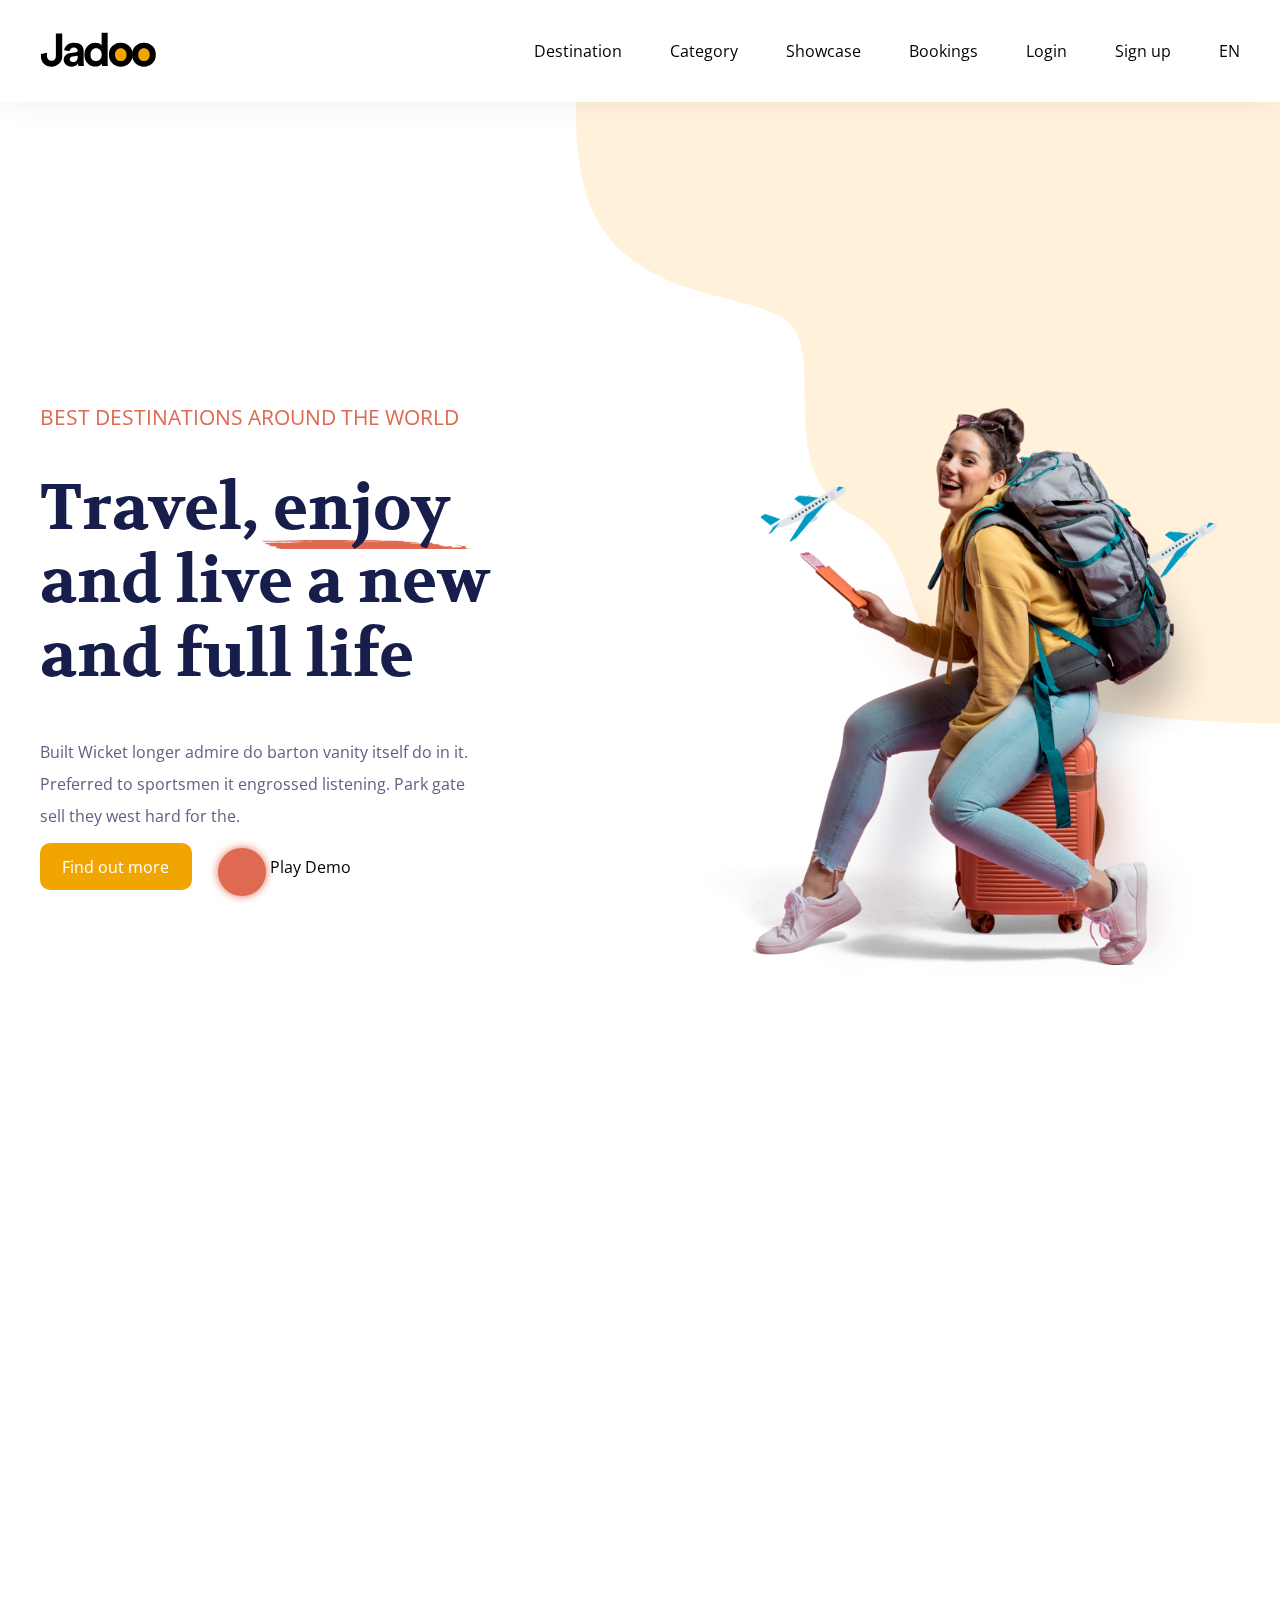
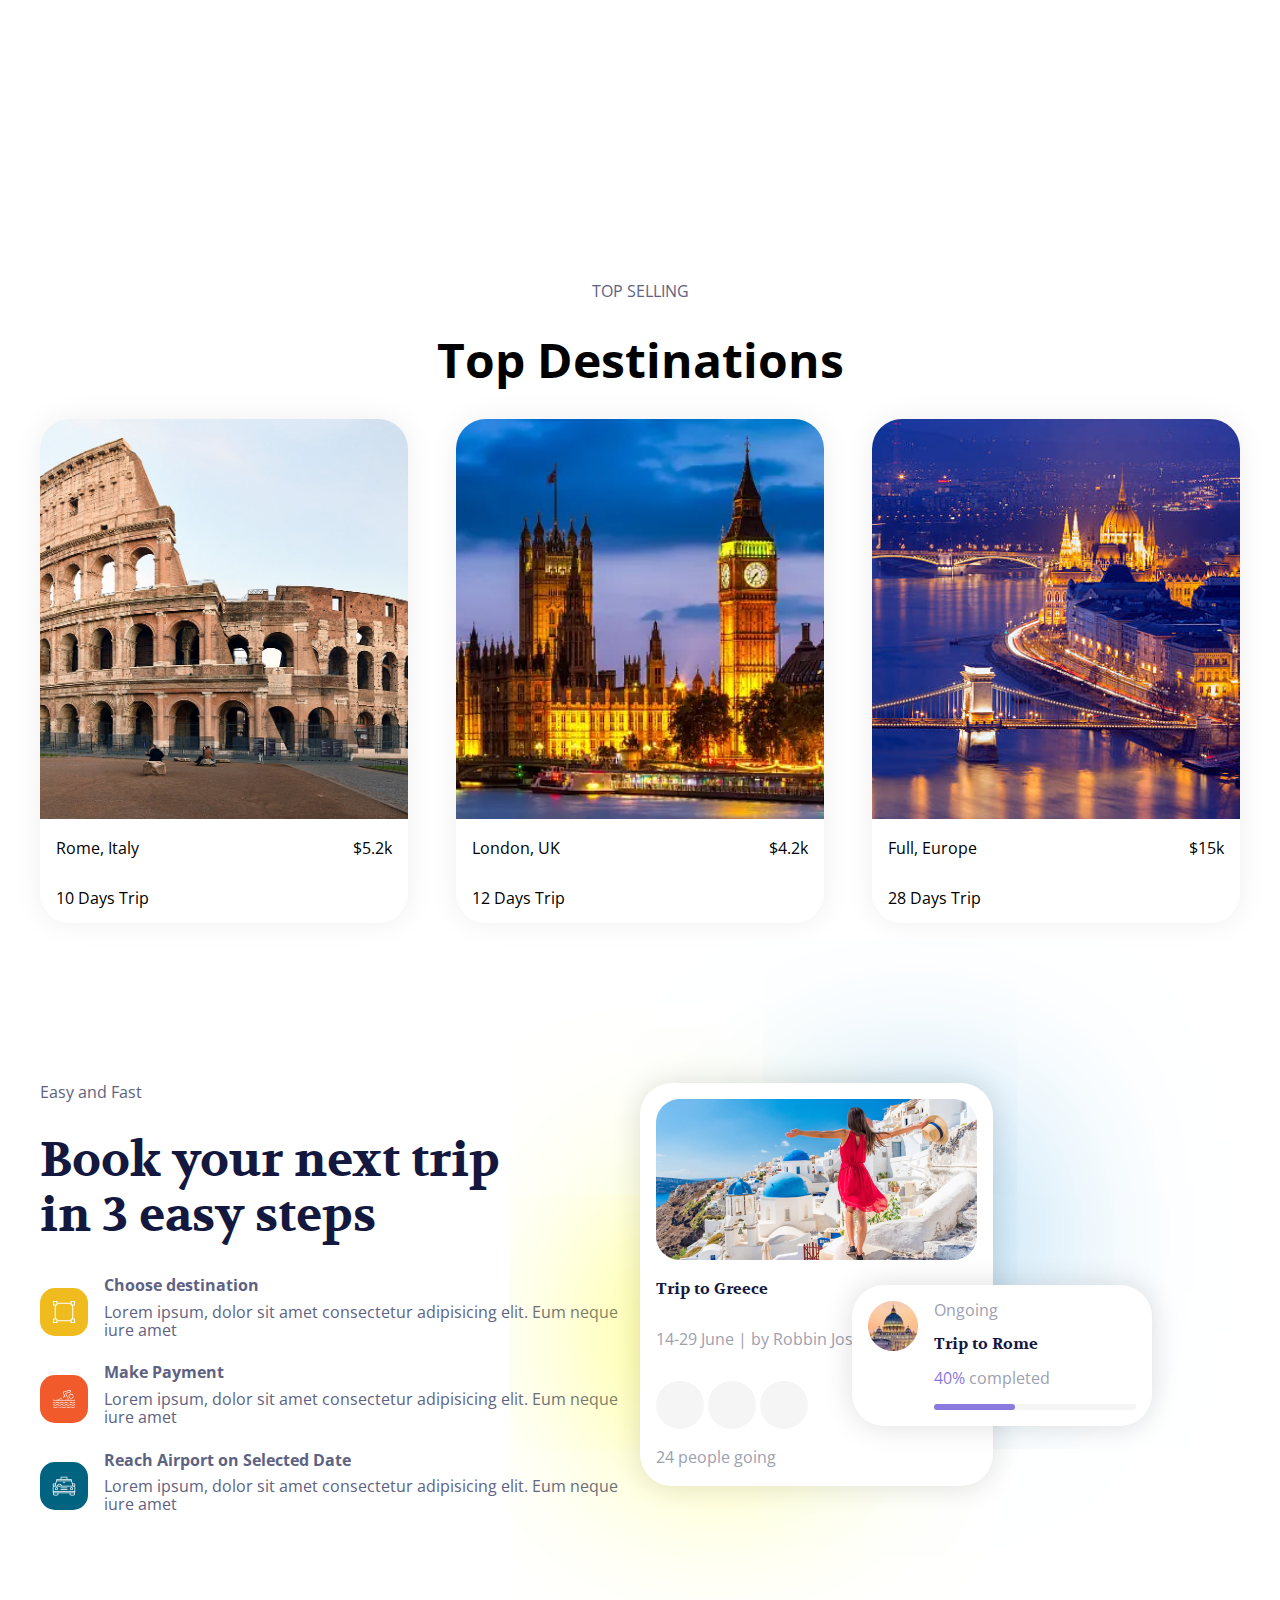
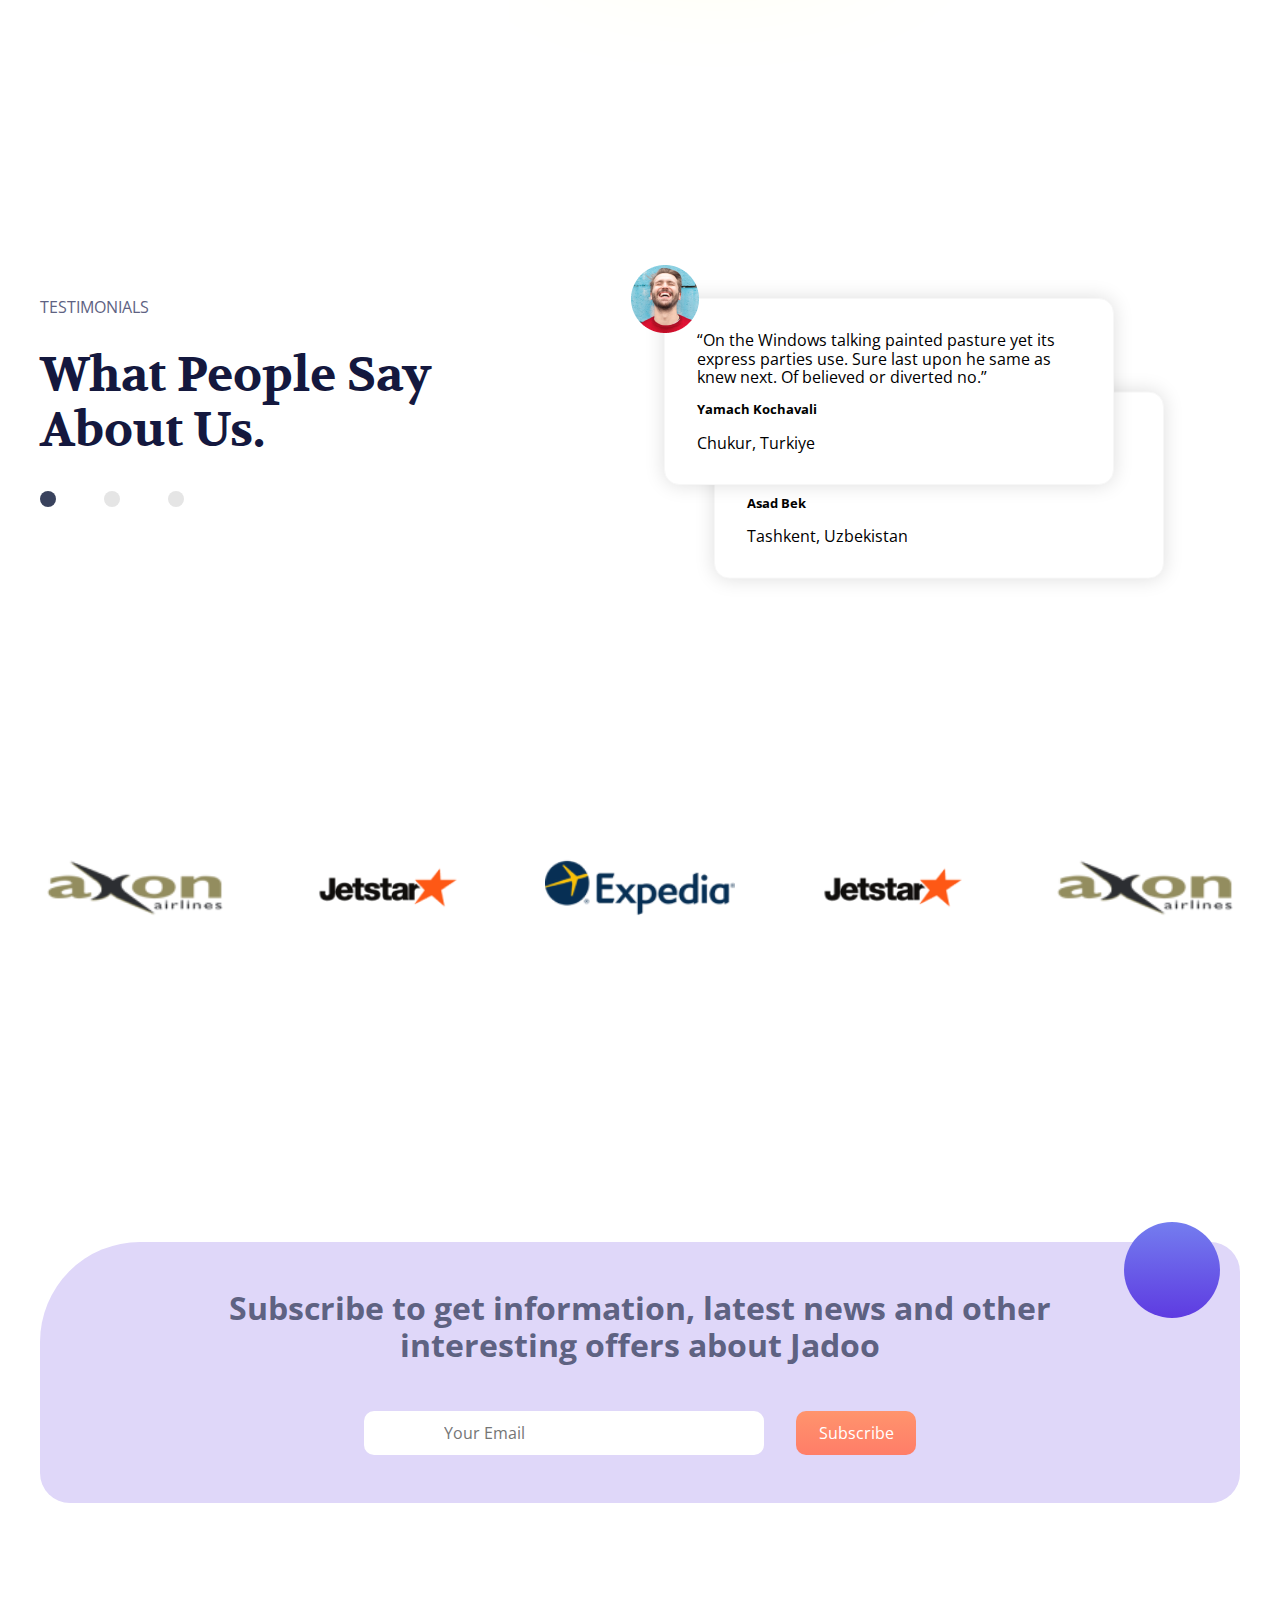
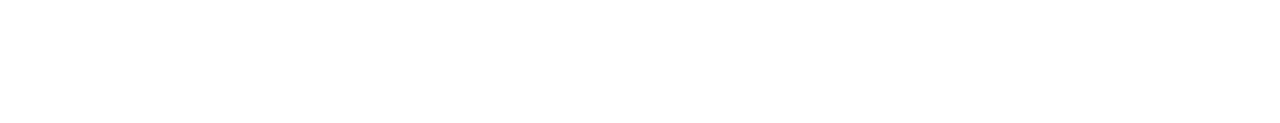
<file: index.html>
<!DOCTYPE html>
<html lang="en">
  <head>
    <meta charset="UTF-8" />
    <meta http-equiv="X-UA-Compatible" content="IE=edge" />
    <meta name="viewport" content="width=device-width, initial-scale=1.0" />
    <link href="https://unpkg.com/aos@2.3.1/dist/aos.css" rel="stylesheet" />
    <link
      rel="stylesheet"
      href="https://cdnjs.cloudflare.com/ajax/libs/font-awesome/6.4.2/css/all.min.css"
      integrity="sha512-z3gLpd7yknf1YoNbCzqRKc4qyor8gaKU1qmn+CShxbuBusANI9QpRohGBreCFkKxLhei6S9CQXFEbbKuqLg0DA=="
      crossorigin="anonymous"
      referrerpolicy="no-referrer"
    />
    <link rel="preconnect" href="https://fonts.googleapis.com" />
    <link rel="preconnect" href="https://fonts.gstatic.com" crossorigin />
    <link
      href="https://fonts.googleapis.com/css2?family=Open+Sans:wght@400;500;600;700;800&family=Roboto:wght@300;400;500;700;900&family=Volkhov:wght@700&display=swap"
      rel="stylesheet"
    />
    <link rel="stylesheet" href="styles/normalize.css" />
    <link rel="stylesheet" href="styles/css/shared.css" />
    <link rel="stylesheet" href="styles/css/main.css" />
    <title>Jadoo</title>
  </head>
  <body>
    <img src="icons/Showcase-decore.svg" alt="Decore" class="main-decore" />
    <input type="checkbox" id="main-sidebar-checkbox" hidden />
    <aside class="sidebar">
      <label for="main-sidebar-checkbox">
        <i class="fa-solid fa-times"></i>
      </label>
      <ul class="flex flex-column gap-3">
        <li class="main-navbar-item">
          <a href="#destinations">Destination</a>
        </li>
        <li class="main-navbar-item"><a href="#category">Category</a></li>
        <li class="main-navbar-item"><a href="#showcase">Showcase</a></li>
        <li class="main-navbar-item"><a href="#">Bookings</a></li>
        <li class="main-navbar-item"><a href="#">Login</a></li>
        <li class="main-navbar-item"><a href="#">Sign up</a></li>
        <li class="main-navbar-item">
          <a href="#"> EN <i class="fa-solid fa-chevron-down"></i> </a>
        </li>
      </ul>
    </aside>

    <header
      data-aos-duration="500"
      data-aos="fade-down"
      id="main-header"
      class="py-2"
    >
      <nav class="container flex justify-between align-center">
        <a href="#" class="header-logo">
          <img src="icons/Logo.svg" alt="Jadoo logo" />
        </a>
        <ul class="flex gap-3 main-navbar-items">
          <li class="main-navbar-item">
            <a href="#destinations">Destination</a>
          </li>
          <li class="main-navbar-item"><a href="#category">Category</a></li>
          <li class="main-navbar-item"><a href="#showcase">Showcase</a></li>
          <li class="main-navbar-item"><a href="#">Bookings</a></li>
          <li class="main-navbar-item"><a href="#">Login</a></li>
          <li class="main-navbar-item"><a href="#">Sign up</a></li>
          <li class="main-navbar-item">
            <a href="#"> EN <i class="fa-solid fa-chevron-down"></i> </a>
          </li>
        </ul>
        <div class="sidebar-slider">
          <label for="main-sidebar-checkbox">
            <i class="fa-solid fa-bars"></i>
          </label>
        </div>
      </nav>
    </header>

    <section id="showcase">
      <div class="container flex">
        <div data-aos-delay="500" data-aos="fade-right" class="flex-1">
          <p class="pre-title uppercase">Best Destinations around the world</p>
          <h1 class="text-xl showcase-title">
            Travel,
            <span class="enjoy">
              enjoy
              <img class="enjoy-decore" src="images/enjoy-decore.png" alt="" />
            </span>
            <br />
            and live a new <br />
            and full life
          </h1>
          <p class="text text-sm">
            Built Wicket longer admire do barton vanity itself do in it.
            <br />
            Preferred to sportsmen it engrossed listening. Park gate <br />
            sell they west hard for the.
          </p>
          <div class="buttons">
            <a href="#" class="button button-1">Find out more</a>
            <a href="#" class="button button-2">
              <span class="circle"> <i class="fa-solid fa-play"></i></span> Play
              Demo
            </a>
          </div>
        </div>
        <div data-aos-delay="500" data-aos="fade-left" class="flex-1">
          <img src="images/happy-girl-traveling.png" alt="Lets go traveling" />
        </div>
      </div>
    </section>

    <section id="category" class="text-center">
      <div class="container">
        <p
          data-aos="zoom-in"
          data-aos-offset="200"
          data-aos-delay="300"
          class="sub-title uppercase"
        >
          category
        </p>
        <h2 data-aos="zoom-in" class="my-2 text-lg">We Offer Best Services</h2>
        <div class="flex gap-3">
          <div class="flex-1" data-aos="fade-up" data-aos-offset="300">
            <article class="service-card py-3">
              <img src="icons/antenna.svg" alt="service-1" />
              <h4 class="my-2">Calculated Weather</h4>
              <p>
                Built Wicket longer <br>admire do barton <br>vanity itself do in it.
              </p>
            </article>
          </div>
          <div
            class="flex-1"
            data-aos="fade-up"
            data-aos-offset="300"
            data-aos-delay="100"
          >
            <article class="service-card py-3">
              <img class="phone" src="icons/phone.webp" alt="Samalyot" />
              <h4 class="my-2">Best Phone 15 pro Max</h4>
              <p>
                Look at the world <br> differently with iPhone
              </p>
            </article>
          </div>
          <div
            class="flex-1"
            data-aos="fade-up"
            data-aos-offset="300"
            data-aos-delay="200"
          >
            <article class="service-card py-3">
              <img src="icons/mikrafon.svg" alt="service-1" />
              <h4 class="my-2">Local Events</h4>
              <p>
                Barton vanity itself do <br>in it. Preferd to men it <br>engrossed listening.
              </p>
            </article>
          </div>
          <div
            class="flex-1"
            data-aos="fade-up"
            data-aos-offset="300"
            data-aos-delay="300"
          >
            <article class="service-card py-3">
              <img src="icons/stenningss.svg" alt="service-1" />
              <h4 class="my-2">Customization</h4>
              <p>
                We deliver outsourced <br> aviation services for <br> military customers
              </p>
            </article>
          </div>
        </div>
      </div>
    </section>

    <section id="destinations" class="text-center">
      <div class="container">
        <p class="sub-title uppercase">top Selling</p>
        <h2 class="my-2 text-lg">Top Destinations</h2>
        <div class="flex gap-3">
          <article class="flex-1 destination-card">
            <img src="images/Colosseo.jpeg" alt="Colosseo" />
            <div>
              <p class="flex justify-between">
                <span class="city">Rome, Italy</span>
                <span class="price">$5.2k</span>
              </p>
              <p><i class="fa-solid fa-location-arrow"></i> 10 Days Trip</p>
            </div>
          </article>
          <article class="flex-1 destination-card">
            <img src="images/london-uk" alt="Colosseo" />
            <div>
              <p class="flex justify-between">
                <span class="city">London, UK</span>
                <span class="price">$4.2k</span>
              </p>
              <p><i class="fa-solid fa-location-arrow"></i> 12 Days Trip</p>
            </div>
          </article>
          <article class="flex-1 destination-card">
            <img src="images/full-europe.jpg" alt="Full-Europe" />
            <div>
              <p class="flex justify-between">
                <span class="city">Full, Europe</span>
                <span class="price">$15k</span>
              </p>
              <p><i class="fa-solid fa-location-arrow"></i> 28 Days Trip</p>
            </div>
          </article>
        </div>
      </div>
    </section>

    <section id="booking">
      <div class="container flex">
        <div class="flex-1">
          <p class="sub-title">Easy and Fast</p>
          <h2 class="title text-lg my-2">
            Book your next trip <br />
            in 3 easy steps
          </h2>
          <ul class="booking-steps flex flex-column gap-1">
            <li class="booking-step flex align-center gap-1">
              <span class="step-icon">
                <img src="icons/booking-step-1.svg" alt="choose destination" />
              </span>
              <div>
                <h5 class="text-sm">Choose destination</h5>
                <p>
                  Lorem ipsum, dolor sit amet consectetur adipisicing elit. Eum
                  neque iure amet
                </p>
              </div>
            </li>
            <li class="booking-step flex align-center gap-1">
              <span class="step-icon">
                <img src="icons/booking-step-2.svg" alt="choose destination" />
              </span>
              <div>
                <h5 class="text-sm">Make Payment</h5>
                <p>
                  Lorem ipsum, dolor sit amet consectetur adipisicing elit. Eum
                  neque iure amet
                </p>
              </div>
            </li>
            <li class="booking-step flex align-center gap-1">
              <span class="step-icon">
                <img src="icons/booking-step-3.svg" alt="choose destination" />
              </span>
              <div>
                <h5 class="text-sm">Reach Airport on Selected Date</h5>
                <p>
                  Lorem ipsum, dolor sit amet consectetur adipisicing elit. Eum
                  neque iure amet
                </p>
              </div>
            </li>
          </ul>
        </div>
        <div class="flex-1">
          <article class="greece-card p-1">
            <img src="images/Greece.jpg" alt="Greece" />
            <h5 class="text-sm title my-1">Trip to Greece</h5>
            <p class="my-2">14-29 June | by Robbin Joseph</p>
            <div class="my-1">
              <span class="greece-icon">
                <i class="fa-solid fa-leaf"></i>
              </span>
              <span class="greece-icon">
                <i class="fa-regular fa-map"></i>
              </span>
              <span class="greece-icon">
                <i class="fa-solid fa-location-arrow"></i>
              </span>
            </div>
            <div class="flex justify-between align-center">
              <p>
                <i class="fa-solid fa-building"></i>
                24 people going
              </p>
              <button>
                <i class="fa-regular fa-heart"></i>
              </button>
            </div>
            <div class="ongoing-card p-1 flex gap-1 align-start">
              <img src="images/ongoing-greece.png" alt="going" />
              <div class="flex-1 flex flex-column gap-1">
                <p>Ongoing</p>
                <h5 class="text-sm title">Trip to Rome</h5>
                <p><span class="purple-text">40%</span> completed</p>
                <div class="progress">
                  <div class="progress-bar"></div>
                </div>
              </div>
            </div>
          </article>
        </div>
      </div>
    </section>

    <section id="testimonials">
      <div class="container flex gap-3">
        <div class="flex-1">
          <p class="sub-title uppercase">testimonials</p>
          <h2 class="title capitalize text-lg my-2">
            What people say <br />
            about Us.
          </h2>
          <div class="dots">
            <div class="dot"></div>
            <div class="dot"></div>
            <div class="dot"></div>
          </div>
        </div>
        <div class="flex-1 testimonial-cards">
          <article class="testimonial-card p-2">
            <img src="images/yamach.png" alt="Yamach Kochavali" />
            <p>
              “On the Windows talking painted pasture yet its express parties
              use. Sure last upon he same as knew next. Of believed or diverted
              no.”
            </p>
            <h5 class="my-1">Yamach Kochavali</h5>
            <p>Chukur, Turkiye</p>
          </article>
          <article class="testimonial-card p-2">
            <img src="images/yamach.png" alt="Yamach Kochavali" />
            <p>
              “On the Windows talking painted pasture yet its express parties
              use. Sure last upon he same as knew next. Of believed or diverted
              no.”
            </p>
            <h5 class="my-1">Asad Bek</h5>
            <p>Tashkent, Uzbekistan</p>
          </article>
        </div>
        <div class="arrows flex flex-column gap-3">
          <i class="fa-solid fa-chevron-up"></i>
          <i class="fa-solid fa-chevron-down"></i>
        </div>
      </div>
    </section>

    <section id="partners">
      <div class="container flex gap-1 justify-between">
        <img src="images/axon.png" alt="axon" />
        <img src="images/jetstar.png" alt="jetstar" />
        <img src="images/expedia.png" alt="expedia" />
        <img src="images/jetstar.png" alt="jetstar" />
        <img src="images/axon.png" alt="axon" />
      </div>
    </section>

    <section id="subscribe">
      <div class="container p-3 flex flex-column gap-3">
        <div class="plane-icon">
          <i class="fa-solid fa-location-arrow fa-4x"></i>
        </div>
        <h2 class="text-md text-center">
          Subscribe to get information, latest news and other <br />
          interesting offers about Jadoo
        </h2>
        <form action="/subscribe" class="flex gap-2 subscribe-form">
          <div class="flex-1">
            <i class="fa-regular fa-envelope"></i>
            <input type="email" placeholder="Your Email" />
          </div>
          <button type="submit">Subscribe</button>
        </form>
      </div>
    </section>
    
    <script src="https://unpkg.com/aos@2.3.1/dist/aos.js"></script>
    <script>
      AOS.init();
    </script>
  </body>
</html>
</file>
<file: styles/css/main.css>
/* others */
.main-decore {
  position: absolute;
  top: 0;
  right: 0;
  z-index: -1;
}

/* others end */
/* header#main-header */
header#main-header {
  width: 100%;
  background: #fff;
  position: fixed;
  top: 0;
  z-index: 9999;
  box-shadow: 0 0 30px rgba(0, 0, 0, 0.0666666667);
}

/* header#main-header end */
/* section#showcase */
section#showcase {
  /* height: 100vh; */
  min-height: 1400px;
  display: flex;
  align-items: center;
}

.pre-title {
  color: #df6951;
  font-size: 1.3rem;
}

.showcase-title {
  font-family: "Volkhov", serif;
  color: #181e4b;
}

.enjoy {
  position: relative;
}

.enjoy-decore {
  max-width: 150%;
  position: absolute;
  bottom: 0;
  left: -10%;
  z-index: -1;
}

section#showcase p.text {
  color: #5e6282;
  line-height: 2;
  margin-bottom: 1em;
}

.button-1 {
  background: #f1a501;
  color: white;
}

.button-2 .circle {
  background: #df6951;
  color: white;
  width: 3rem;
  height: 3rem;
  display: inline-flex;
  align-items: center;
  justify-content: center;
  border-radius: 50%;
  box-shadow: 0 0 0.5em #df6951;
}

/* section#showcase end */
/* section#category */
section#category {
  /* height: 70vh; */
  display: flex;
  align-items: center;
}

.service-card {
  background: white;
  border-radius: 10px;
  position: relative;
  transition: all 0.3s ease-in-out;
}

.phone {
  width: 95px;
  height: 95px;
  border-radius: 10px;
}

.service-card::after {
  content: "";
  width: 100px;
  height: 100px;
  background: #df6951;
  border-radius: 30px 0 30px 0;
  position: absolute;
  z-index: -1;
  bottom: 30px;
  left: 30px;
  transition: all 0.3s ease-in-out;
}

.service-card:hover {
  box-shadow: 0 0 30px rgba(0, 0, 0, 0.1333333333);
}

.service-card:hover::after {
  left: -30px;
  bottom: -30px;
}

/* section#category end */
/* section#destinations */
section#destinations {
  min-height: 700px;
  /* height: 100vh; */
  display: flex;
  align-items: center;
}

.destination-card {
  border-radius: 30px;
  overflow: hidden;
  box-shadow: 0 0 30px rgba(0, 0, 0, 0.0666666667);
  transition: all 0.3s ease-in-out;
}

.destination-card:hover {
  transform: translateY(-5px);
  box-shadow: 0 0 30px #002;
}

.destination-card img {
  height: 400px;
  -o-object-fit: cover;
     object-fit: cover;
}

.destination-card div {
  padding: 1rem;
}

.destination-card p:last-child {
  text-align: left;
  margin-top: 2rem;
}

/* section#destinations end */
/* section#booking */
section#booking {
  /* height: 100vh; */
  min-height: 700px;
  display: flex;
  align-items: center;
}

.sub-title {
  color: #5e6282;
}

.title {
  color: #14183e;
  font-family: "Volkhov", serif;
}

.booking-step h5,
.booking-step p {
  color: #5e6282;
  margin-bottom: 0.5rem;
}

.booking-step .step-icon {
  height: 3rem;
  aspect-ratio: 1;
  display: flex;
  align-items: center;
  justify-content: center;
  border-radius: 15px;
}

.booking-step:nth-child(1) .step-icon {
  background: #f0bb1f;
}

.booking-step:nth-child(2) .step-icon {
  background: #f15a2b;
}

.booking-step:nth-child(3) .step-icon {
  background: #006380;
}

.greece-card {
  display: inline-block;
  border-radius: 2rem;
  color: #9ca0b0;
  box-shadow: 0 0 30px rgba(0, 0, 0, 0.1333333333), 100px -50px 200px -100px #59b1e6, -100px 50px 200px -100px yellow;
  position: relative;
}

.greece-icon {
  background: #f5f5f5;
  width: 3rem;
  height: 3rem;
  display: inline-flex;
  align-items: center;
  justify-content: center;
  border-radius: 50%;
}

.greece-icon i {
  font-size: 1.4rem;
  color: #9ca0b0;
}

.ongoing-card {
  background: white;
  width: 300px;
  position: absolute;
  bottom: 15%;
  left: 60%;
  box-shadow: 0 0 30px rgba(0, 0, 0, 0.1333333333);
  border-radius: 2rem;
}

.purple-text {
  color: #8a79df;
}

.progress {
  width: 100%;
  height: 6px;
  background: #f5f5f5;
  border-radius: 50px;
}

.progress-bar {
  width: 40%;
  height: 100%;
  background: #8a79df;
  border-radius: 50px;
}

/* section#booking end */
/* section#partners */
section#partners {
  min-height: 200px;
  height: 30vh;
  display: flex;
  align-items: center;
}

section#partners img {
  width: 190px;
  height: 70px;
  -o-object-fit: cover;
     object-fit: cover;
  border-radius: 10px;
  transition: all 0.3s ease-in-out;
}

section#partners img:hover {
  transform: translateY(-15px);
  box-shadow: 0 0 30px rgba(0, 0, 0, 0.1333333333);
}

/* section#partners end */
/* section#testimonials */
section#testimonials {
  height: 70vh;
  min-height: 700px;
  display: flex;
  align-items: center;
}

section#testimonials .container {
  position: relative;
}

.dots {
  display: flex;
  gap: 3rem;
}

.dot {
  width: 16px;
  height: 16px;
  background: #e5e5e5;
  border-radius: 50%;
}

.dot:first-child {
  background: #39425d;
}

.testimonial-cards {
  position: relative;
}

.testimonial-card {
  width: 450px;
  border: 1px solid #f7f7f7;
  border-radius: 15px;
  box-shadow: 0 0 20px rgba(0, 0, 0, 0.1333333333);
  position: relative;
  background: white;
}

.testimonial-card img {
  position: absolute;
  top: 0;
  left: 0;
  transform: translate(-50%, -50%);
}

.testimonial-card:nth-child(2) {
  position: absolute;
  z-index: -1;
  transform: translate(50px, -50%);
}

.arrows {
  position: absolute;
  right: 0;
  top: 50%;
  transform: translateY(-50%);
}

/* section#testimonials end */
/* section#subscribe */
section#subscribe {
  height: 70vh;
  min-height: 700px;
  display: flex;
  align-items: center;
}

section#subscribe .container {
  background: #dfd7f9;
  border-radius: 100px 30px 30px 30px;
  position: relative;
}

.plane-icon {
  position: absolute;
  top: -20px;
  right: 20px;
  width: 6rem;
  height: 6rem;
  background: linear-gradient(#747def, #5e3be1);
  color: white;
  border-radius: 50%;
  display: flex;
  align-items: center;
  justify-content: center;
}

section#subscribe h2 {
  color: #5e6282;
}

section#subscribe .subscribe-form {
  width: 50%;
  margin: 0 auto;
}

section#subscribe .subscribe-form .flex-1 {
  position: relative;
}

section#subscribe .subscribe-form .flex-1 i {
  position: absolute;
  top: 50%;
  left: 50px;
  transform: translateY(-50%);
}

section#subscribe .subscribe-form input {
  width: 100%;
  height: 100%;
  padding-left: 80px;
  border: none;
  border-radius: 10px;
}

section#subscribe .subscribe-form button {
  background: linear-gradient(#ff946d, #ff7d68);
  color: white;
}

/* section#subscribe end */
.sidebar-slider {
  display: none;
}

.sidebar {
  position: fixed;
  top: 0;
  right: 0;
  bottom: 0;
  width: 300px;
  background: white;
  padding: 1em;
  z-index: 10000;
  transform: translateX(100%);
  transition: all 0.3s ease-in-out;
}

#main-sidebar-checkbox:checked + .sidebar {
  transform: translate(0);
}

/* responsive */
@media screen and (max-width: 1220px) and (max-height: 700px) {
  .container {
    width: 1000px;
  }
}
@media (max-width: 1050px) {
  .main-navbar-items {
    display: none;
  }
  .sidebar-slider {
    display: block;
  }
  .container {
    width: 700px;
  }
  section#showcase .container.flex,
  section#destinations .flex {
    flex-direction: column;
    text-align: center;
  }
  section#category .flex {
    flex-wrap: wrap;
  }
  section#category .flex .flex-1 {
    width: 45%;
    flex: auto;
  }
}
@media (max-width: 750px) {
  .container {
    width: 500px;
  }
  .ongoing-card {
    position: none;
  }
}
@media (max-width: 530px) {
  .container {
    width: 100%;
    padding-inline: 1rem;
  }
  section#booking .container .flex-1 .greece-card:last-child {
    position: none;
  }
}
/* responsive end *//*# sourceMappingURL=main.css.map */
</file>
<file: styles/css/shared.css>
/* reset */
* {
  padding: 0;
  margin: 0;
  box-sizing: border-box;
  scroll-behavior: smooth;
}

body {
  font-family: "Open sans", sans-serif;
}

ul {
  list-style: none;
}

a {
  text-decoration: none;
  color: inherit;
}

button,
.button {
  all: unset;
  box-sizing: border-box;
  padding: 0.8em 1.4em;
  font-size: 1rem;
  border-radius: 10px;
}

img {
  max-width: 100%;
  max-height: 100%;
}

/* reset end */
/* utils */
.container {
  width: 1200px;
  margin: 0 auto;
}

.container-fluid {
  width: 100%;
  padding-inline: 3rem;
}

.flex {
  display: flex;
}

.align-center {
  align-items: center;
}

.align-start {
  align-items: flex-start;
}

.align-end {
  align-items: flex-end;
}

.justify-start {
  justify-content: start;
}

.justify-center {
  justify-content: center;
}

.justify-end {
  justify-content: end;
}

.justify-between {
  justify-content: space-between;
}

.justify-around {
  justify-content: space-around;
}

.justify-evenly {
  justify-content: space-between;
}

.flex-column {
  flex-direction: column;
}

.flex-row {
  flex-direction: row;
}

.gap-0 {
  gap: 0;
}

.gap-1 {
  gap: 1rem;
}

.gap-2 {
  gap: 2rem;
}

.gap-3 {
  gap: 3rem;
}

.flex-1 {
  flex: 1;
}

.flex-2 {
  flex: 2;
}

.flex-3 {
  flex: 3;
}

.flex-4 {
  flex: 4;
}

.flex-5 {
  flex: 5;
}

.flex-6 {
  flex: 6;
}

.uppercase {
  text-transform: uppercase;
}

.lowercase {
  text-transform: lowercase;
}

.capitalize {
  text-transform: capitalize;
}

.text-center {
  text-align: center;
}

.text-sm {
  font-size: 1rem;
}

.text-md {
  font-size: 2rem;
}

.text-lg {
  font-size: 3rem;
}

.text-xl {
  font-size: 4rem;
}

.m-1 {
  margin: 1rem;
}

.mx-1 {
  margin-inline: 1rem;
}

.my-1 {
  margin-block: 1rem;
}

.m-2 {
  margin: 2rem;
}

.mx-2 {
  margin-inline: 2rem;
}

.my-2 {
  margin-block: 2rem;
}

.m-3 {
  margin: 3rem;
}

.mx-3 {
  margin-inline: 3rem;
}

.my-3 {
  margin-block: 3rem;
}

.p-1 {
  padding: 1rem;
}

.px-1 {
  padding-inline: 1rem;
}

.py-1 {
  padding-block: 1rem;
}

.p-2 {
  padding: 2rem;
}

.px-2 {
  padding-inline: 2rem;
}

.py-2 {
  padding-block: 2rem;
}

.p-3 {
  padding: 3rem;
}

.px-3 {
  padding-inline: 3rem;
}

.py-3 {
  padding-block: 3rem;
}

/* utils end *//*# sourceMappingURL=shared.css.map */
</file>
